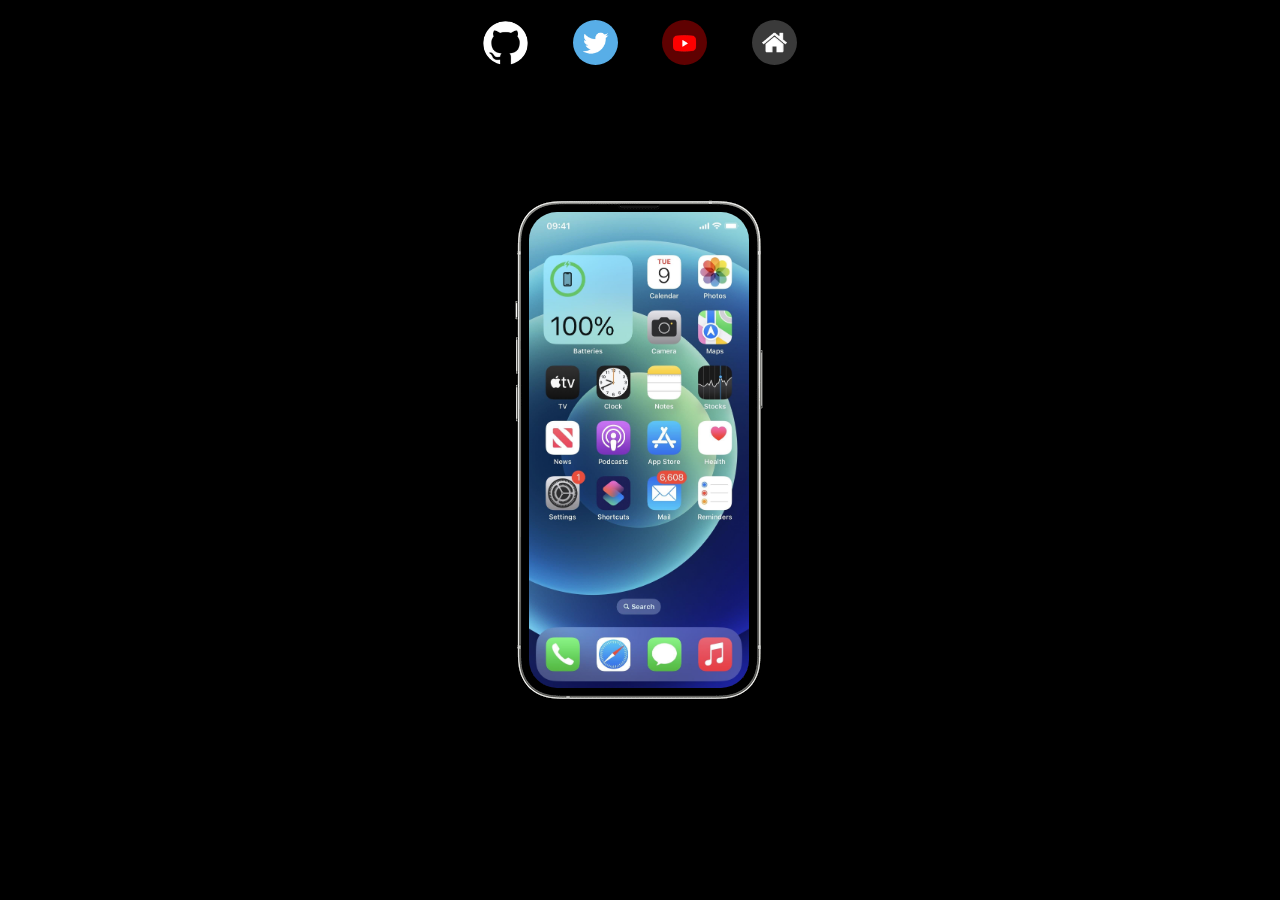
<file: index.html>
<!DOCTYPE html>
<html lang="pt-br">
<head>
    <meta charset="UTF-8">
    <meta http-equiv="X-UA-Compatible" content="IE=edge">
    <meta name="viewport" content="width=device-width, initial-scale=1.0">
    <link rel="shortcut icon" href="favicon.ico" type="image/x-icon">
    <link rel="stylesheet" href="estilos/style.css">
    <title>Sociais</title>
</head>
<body>
    <main>
        <section id="celular">
            <iframe src="home.html" name="tela" frameborder="0" id="tela"></iframe>
        </section>
        <section id="redes">
            <a href="github.html" target="tela"><img src="imagens/logo-github2.jpg" alt="Repositório do Github"></a> 
            <a href="twitter.html" target="tela"><img src="imagens/logo-twitter.jpg" alt="Perfil do Twitter"></a>
            <a href="youtube.html" target="tela"><img src="imagens/logo-youtube.jpg" alt="Canal do Youtube"></a> 
            <a href="home.html" target="tela"><img src="imagens/logo-home.jpg" alt="Home"></a>
        </section>
    </main>
</body>
</html>
</file>
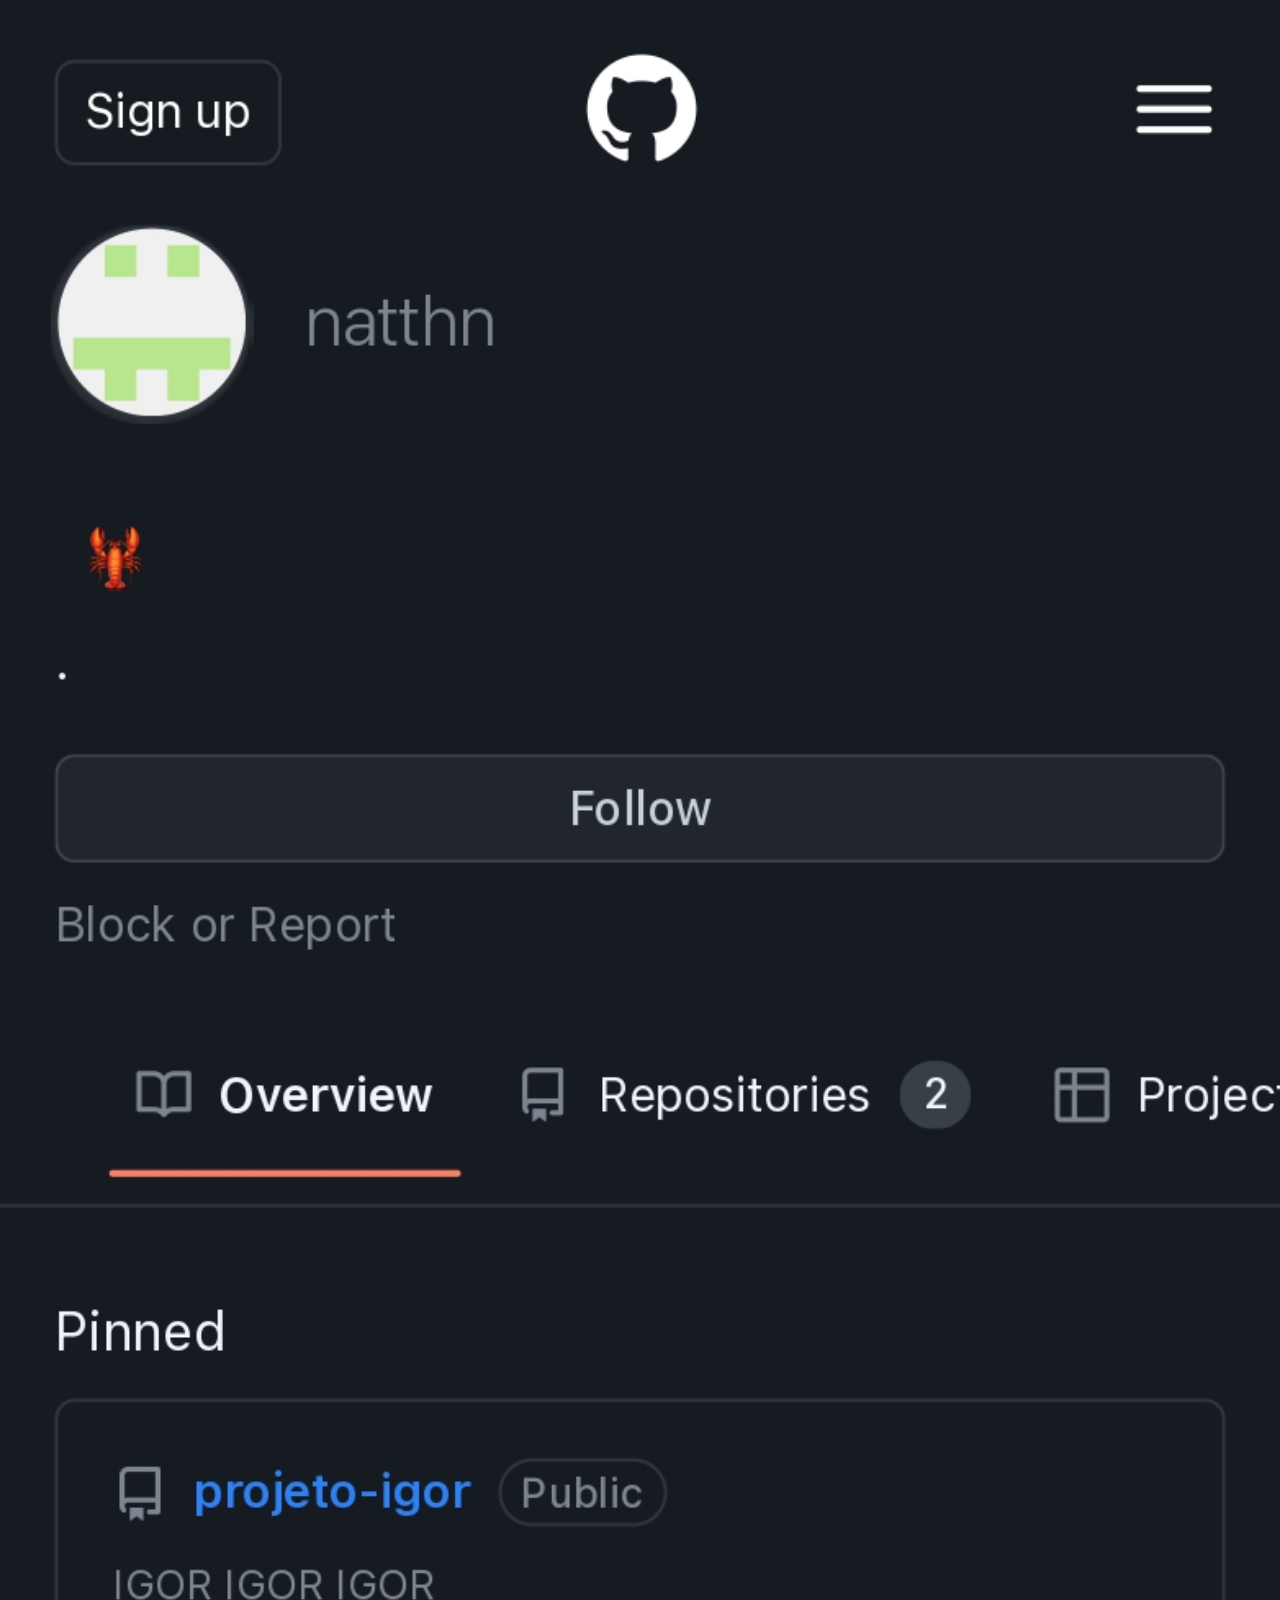
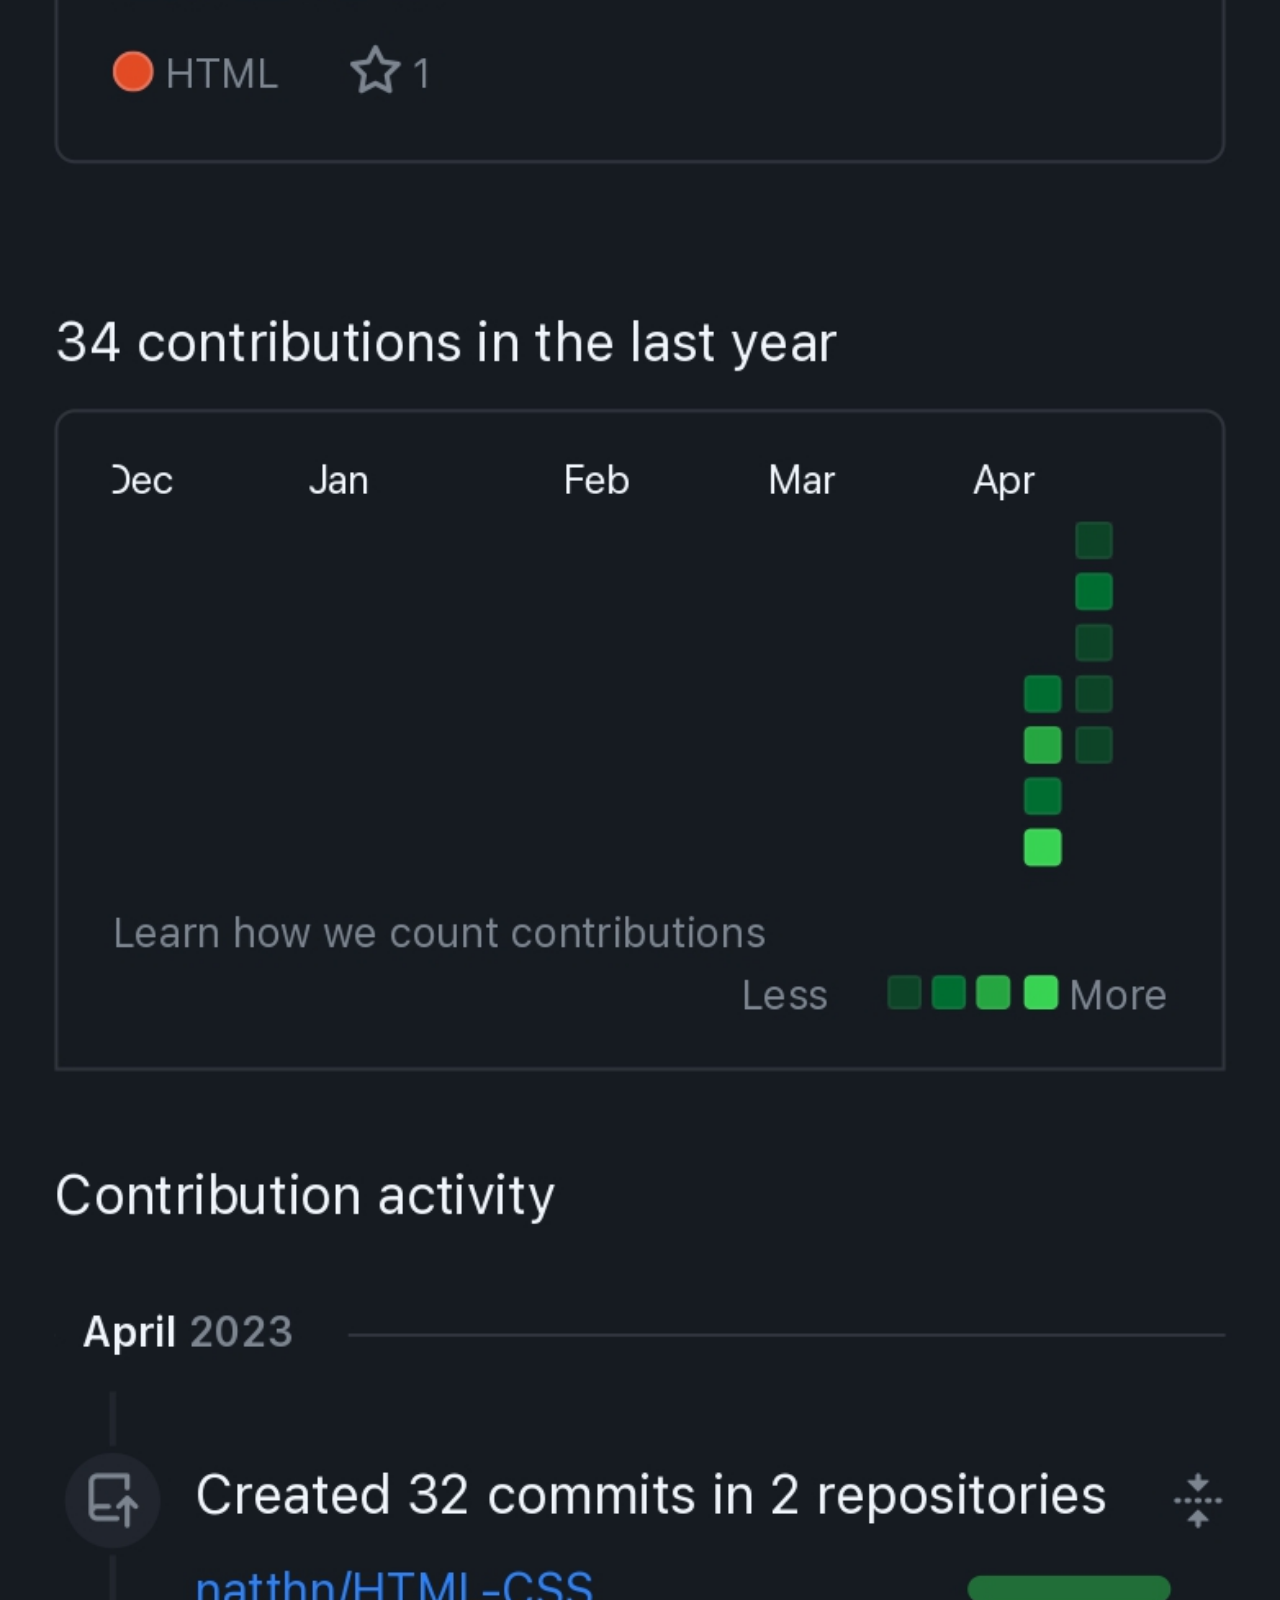
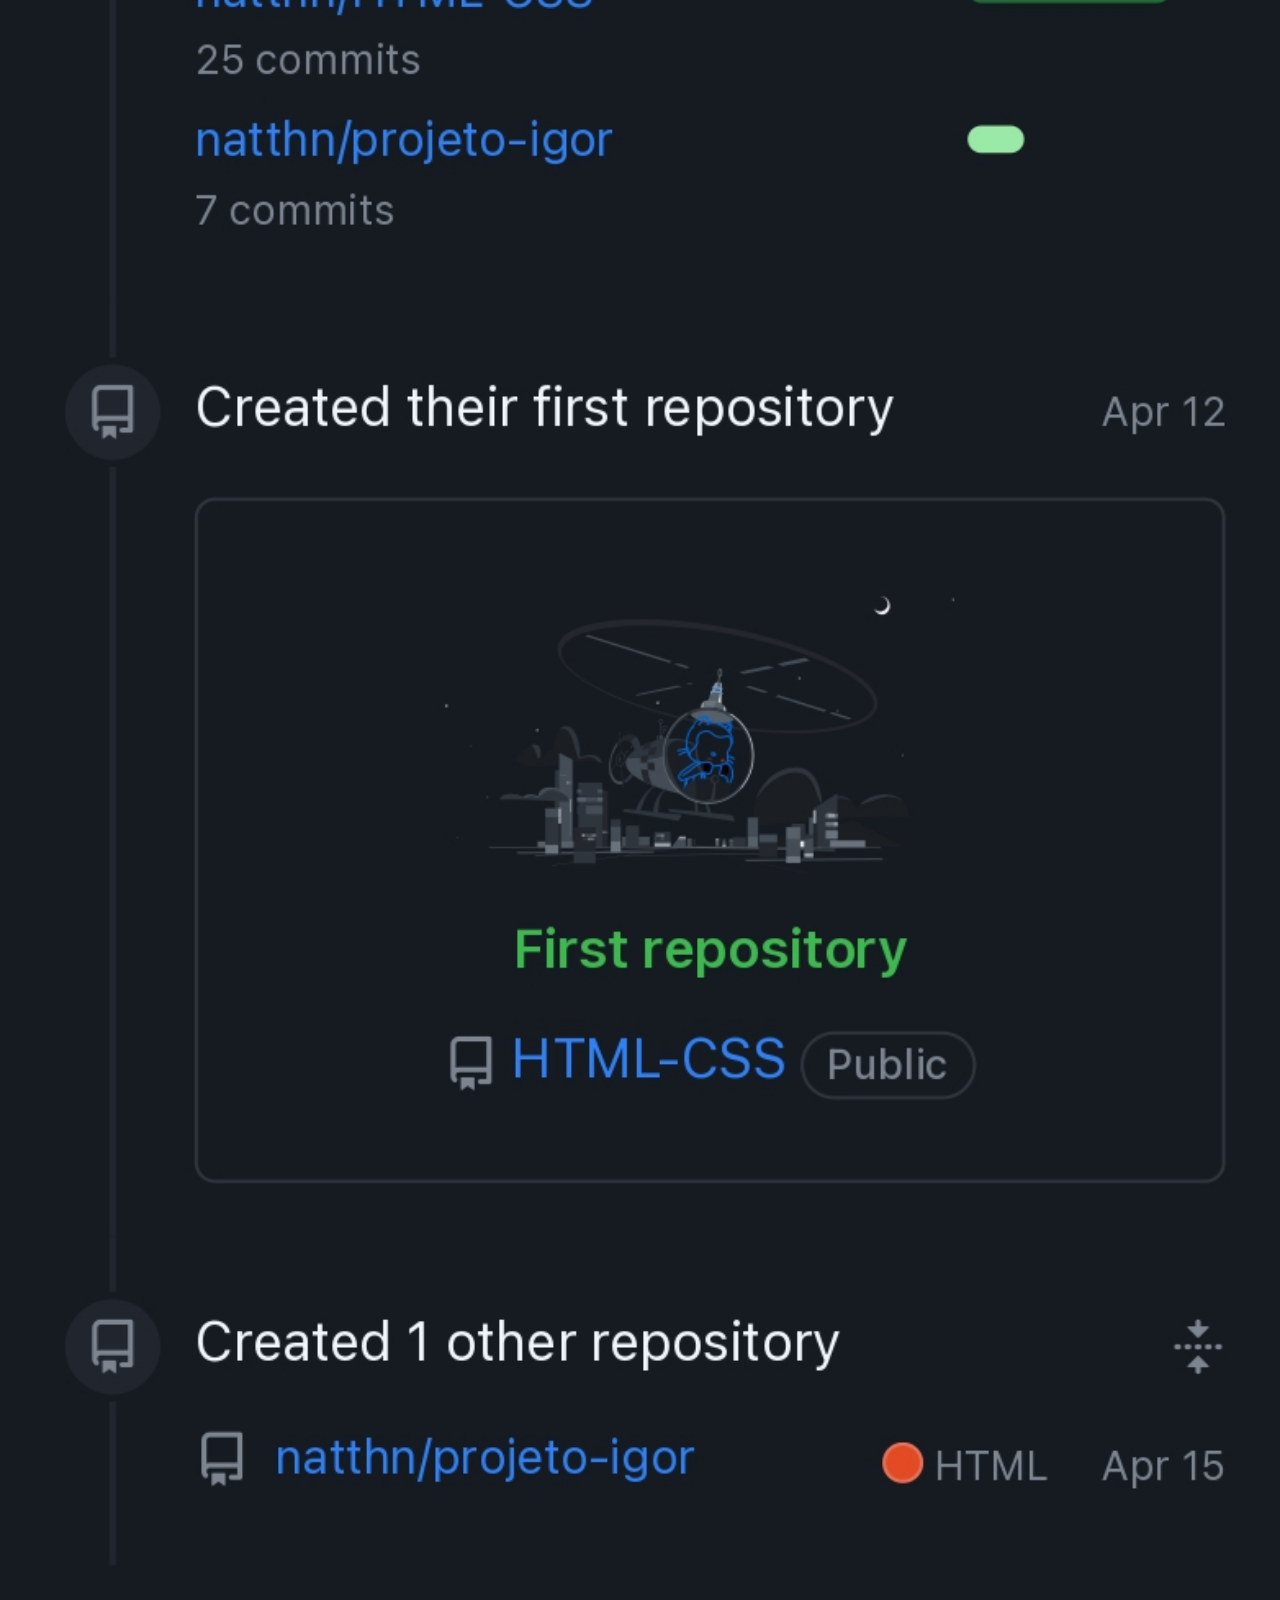
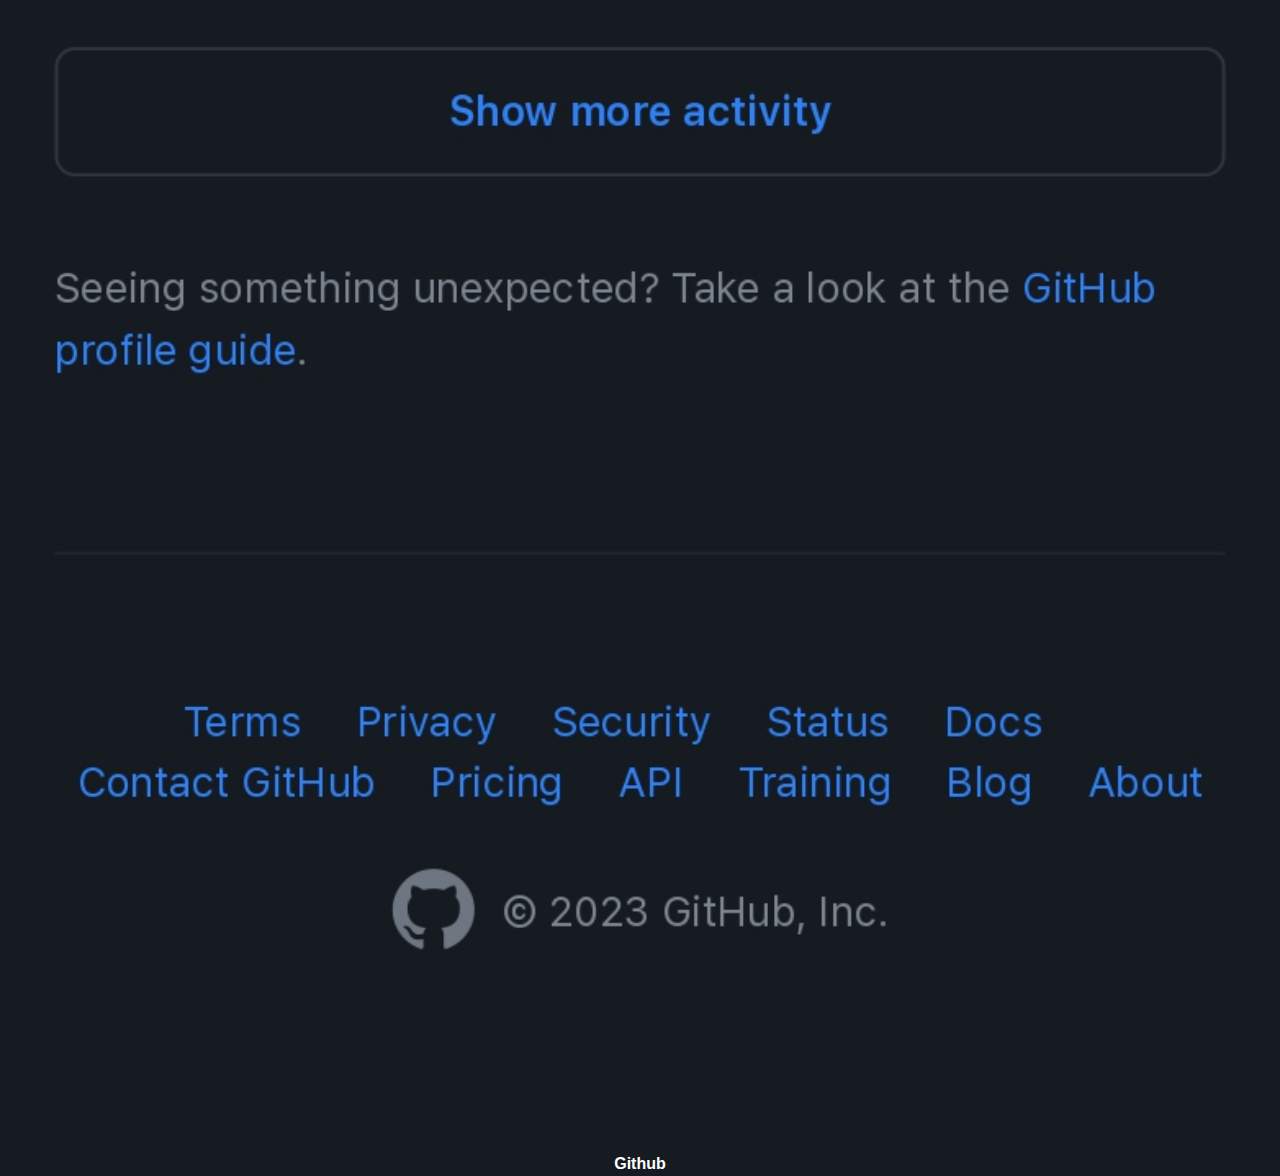
<file: github.html>
<!DOCTYPE html>
<html lang="pt-br">
<head>
    <meta charset="UTF-8">
    <meta http-equiv="X-UA-Compatible" content="IE=edge">
    <meta name="viewport" content="width=device-width, initial-scale=1.0">
    <title>Youtube</title>
    <link rel="stylesheet" href="estilos/social.css">
</head>
<body>
    <img src="imagens/tela-github.jpg" alt="Github">
    <a href="https://github.com/natthn" target="_blank">Github</a>
</body>
</html>
</file>
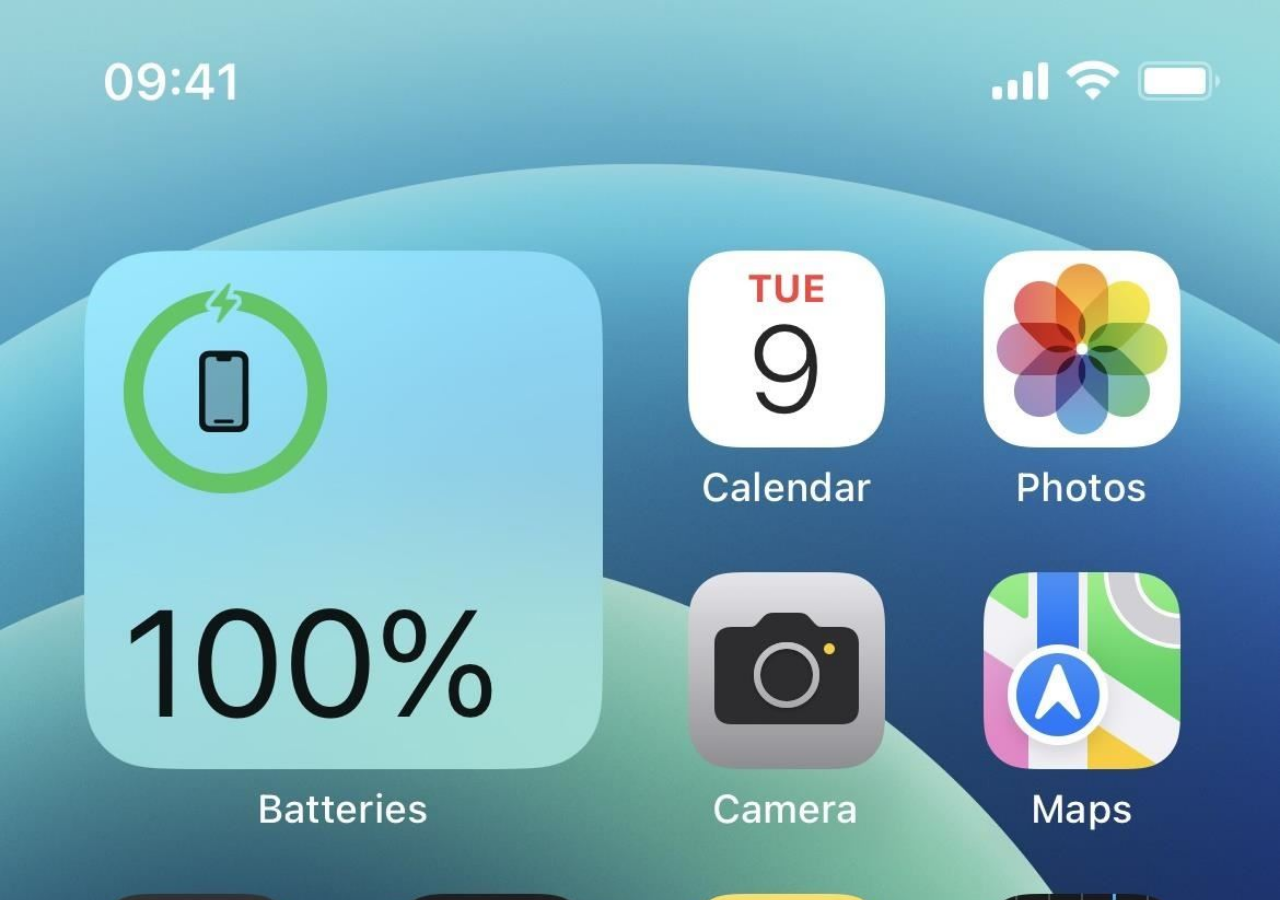
<file: home.html>
<!DOCTYPE html>
<html lang="pt-br">
<head>
    <meta charset="UTF-8">
    <meta http-equiv="X-UA-Compatible" content="IE=edge">
    <meta name="viewport" content="width=device-width, initial-scale=1.0">
    <title>Home</title>
</head>
<style>
    *{
        margin: 0px;
        padding: 0px;
    }
    body{
        width: 200px;
        height: 200px;
        background: black url(imagens/tela-home2.jpg) no-repeat top center;
        background-size: cover;
    }
    
</style>
<body>
    
</body>
</html>
</file>
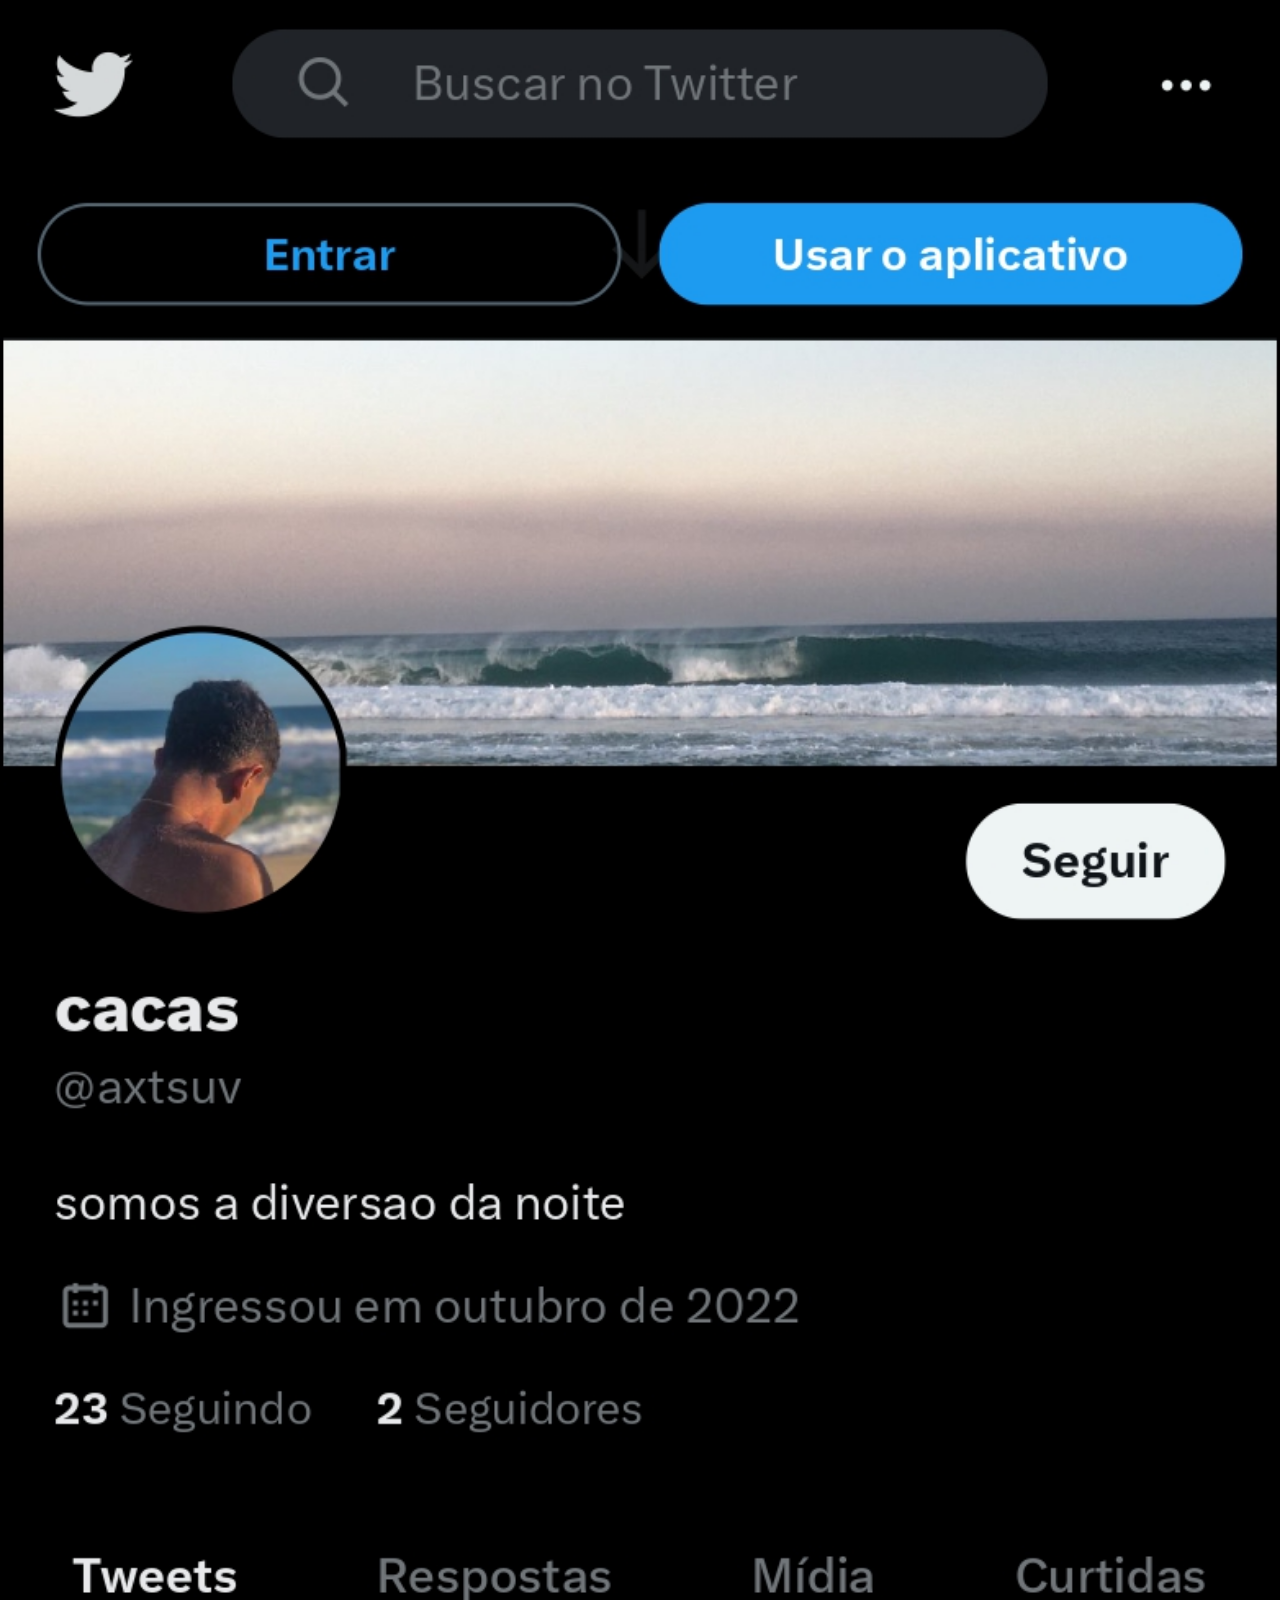
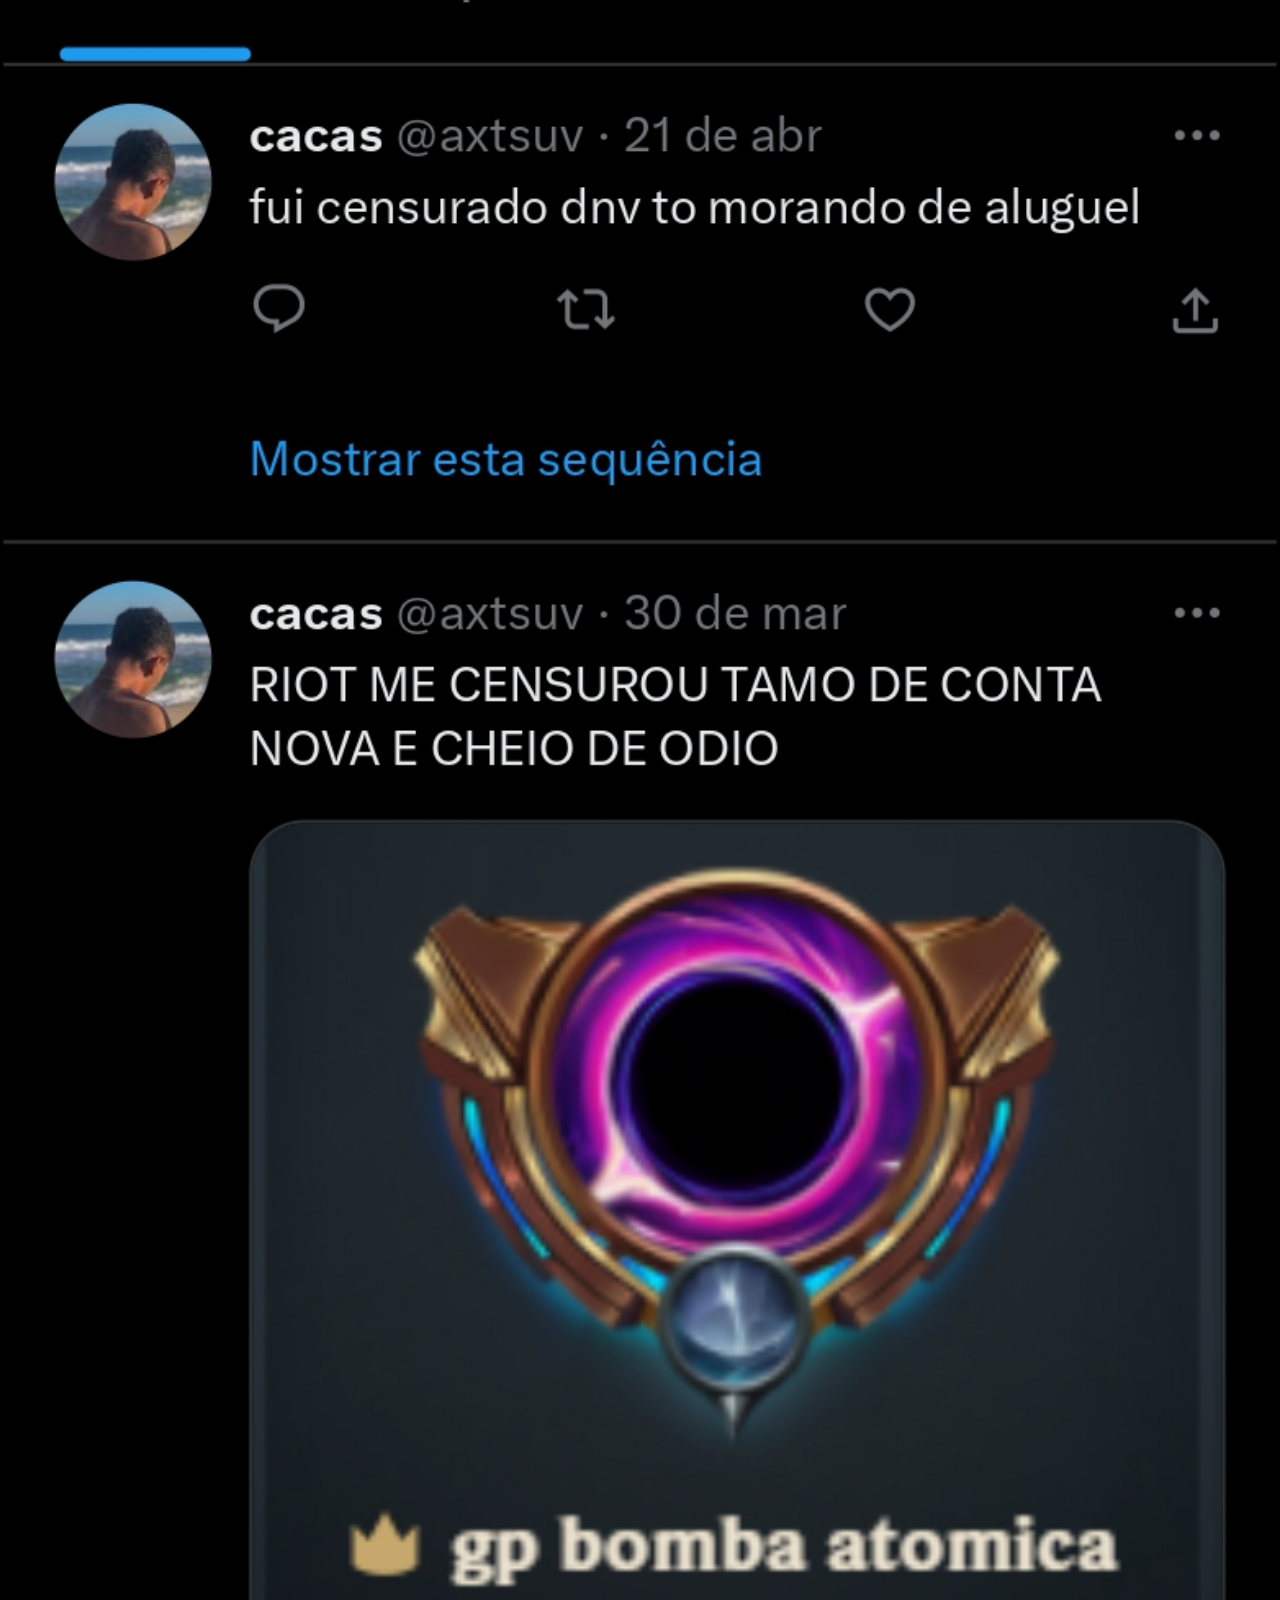
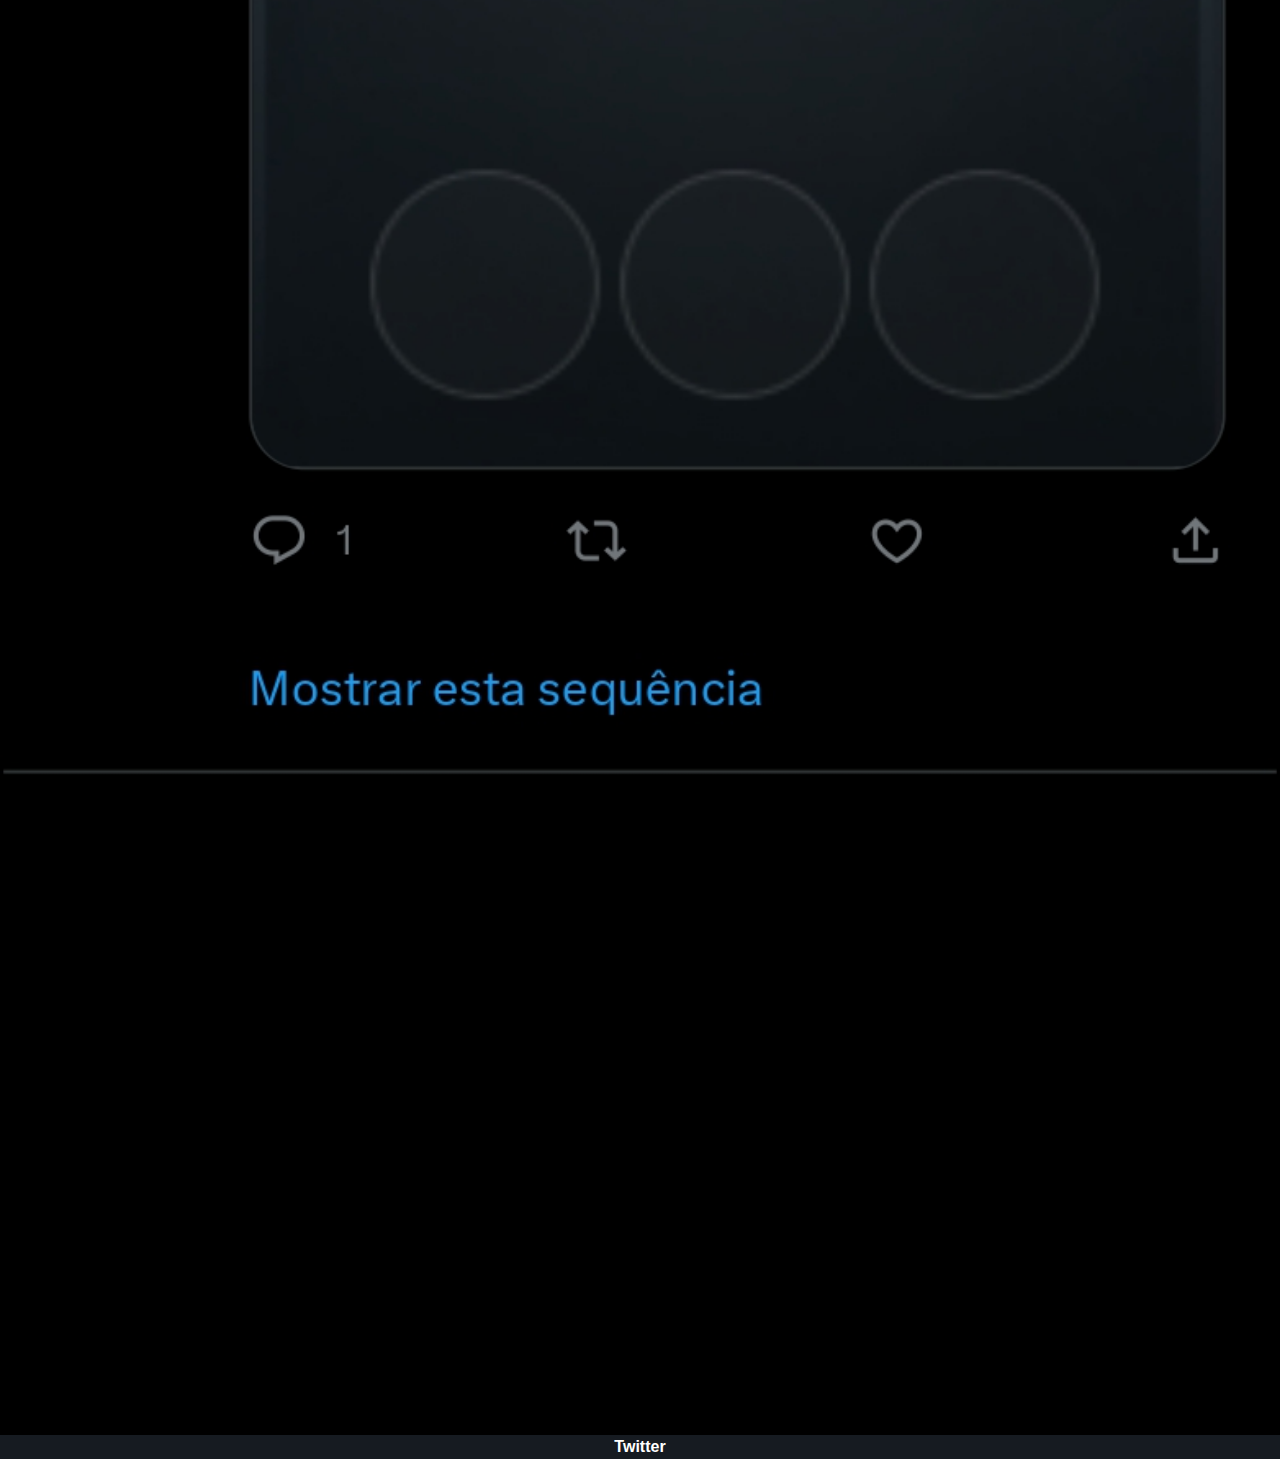
<file: twitter.html>
<!DOCTYPE html>
<html lang="pt-br">
<head>
    <meta charset="UTF-8">
    <meta http-equiv="X-UA-Compatible" content="IE=edge">
    <meta name="viewport" content="width=device-width, initial-scale=1.0">
    <title>Twitter</title>
    <link rel="stylesheet" href="estilos/social.css">
</head>
<body>
    <img src="imagens/tela-twitter.jpg" alt="Twitter">
    <a href="https://twitter.com/axtsuv">Twitter</a>
</body>
</html>
</file>
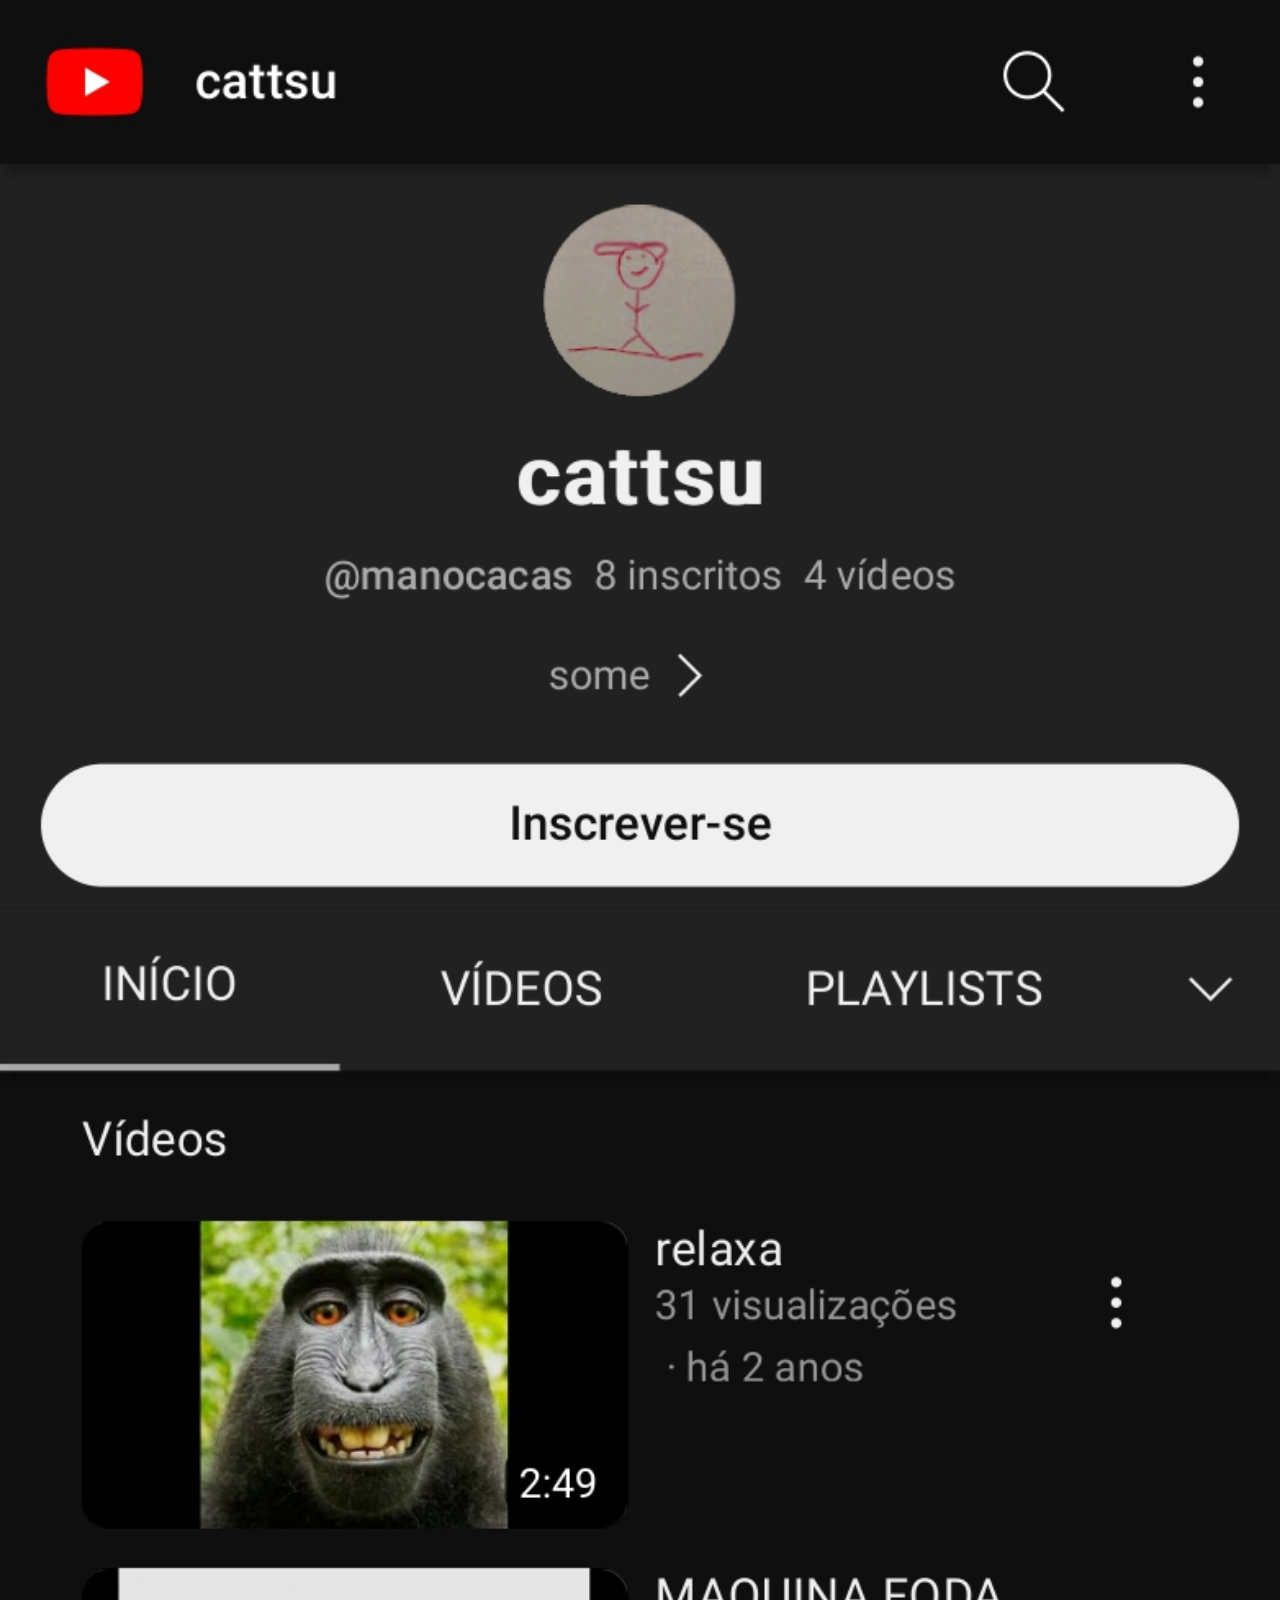
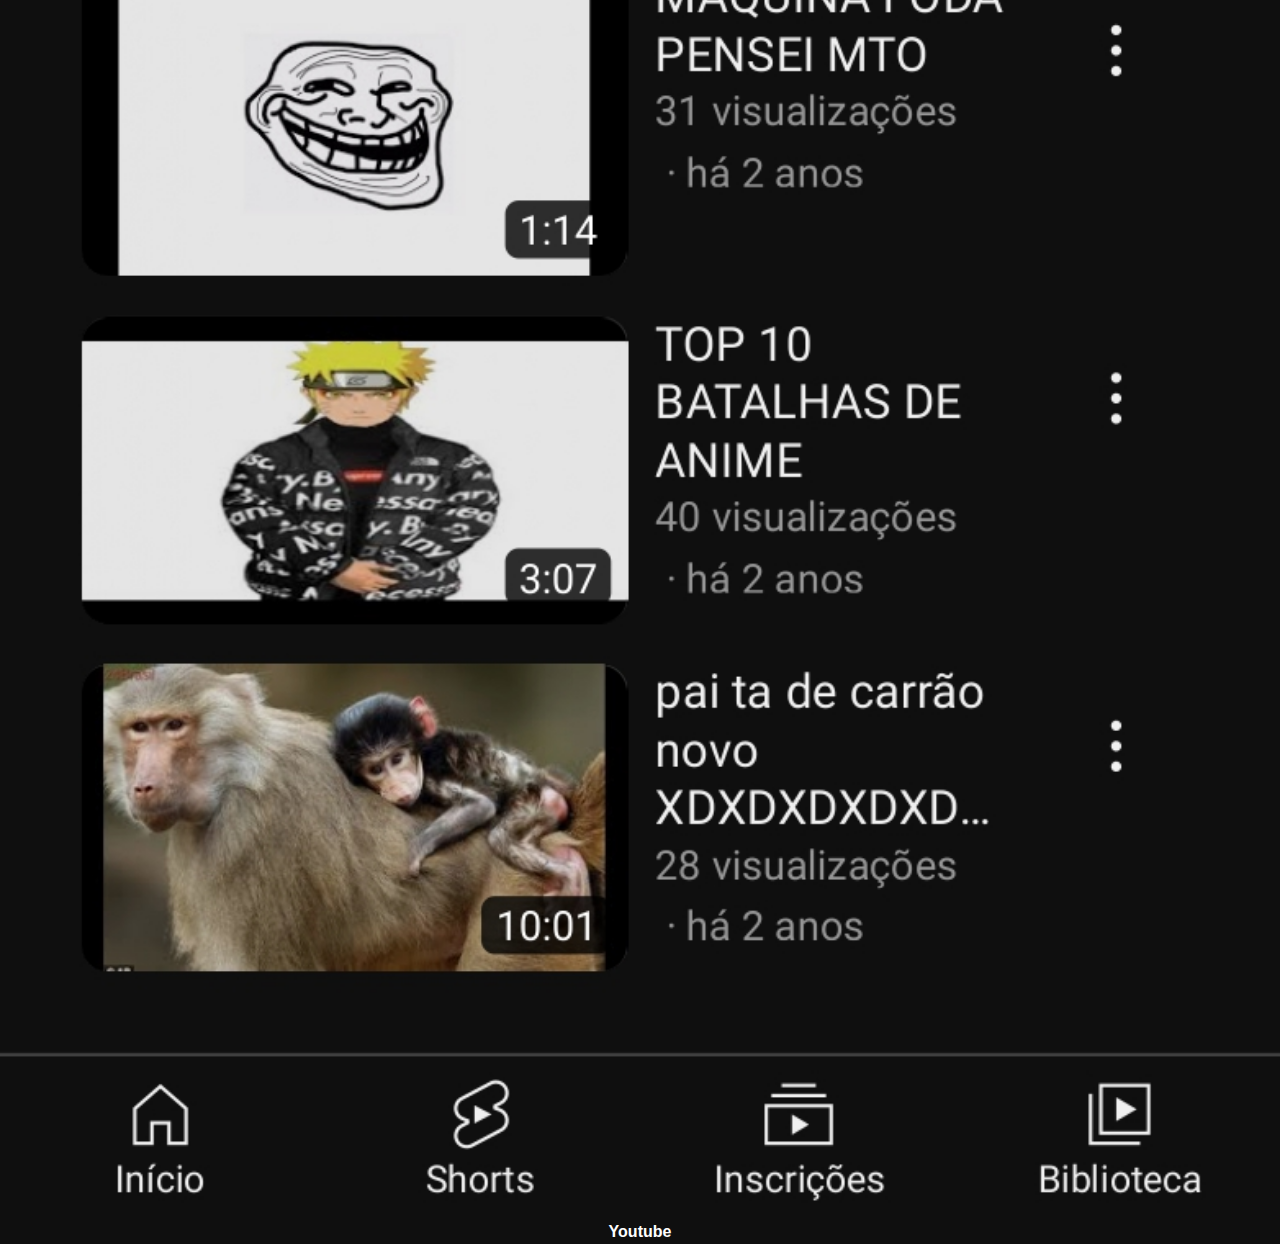
<file: youtube.html>
<!DOCTYPE html>
<html lang="pt-br">
<head>
    <meta charset="UTF-8">
    <meta http-equiv="X-UA-Compatible" content="IE=edge">
    <meta name="viewport" content="width=device-width, initial-scale=1.0">
    <title>Youtube</title>
    <link rel="stylesheet" href="estilos/social.css">
    <style>
        a{
        display: block;
        color: white;
        background-color: #0F0F0F;
        padding: 3px;
        margin: -4px;
        text-align: center;
        font-weight: bolder;
        text-decoration: none;
        }
    </style>
</head>
<body>
    <img src="imagens/tela-youtube.jpg" alt="Youtube">
    <a href="https://www.youtube.com/channel/UC72N7uaH39zYdksbXj-6xLw">Youtube</a>
</body>
</html>
</file>
<file: estilos/style.css>
@charset "UTF-8";

*{
    margin: 0px;
    padding: 0px;
    font-family: Arial, Helvetica, sans-serif;
}

html, body{
    height: 100vh;
    width: 100vw;
    background-color: black;
}

main{
    height: 100vh;
    position: relative;
    background-color: black;
    background-attachment: fixed;
}

section#celular{
    height: 500px;
    width: 250px;

    position: absolute;
    top: 50%;
    left: 50%;
    transform: translate(-50%, -50%);

    background-image: url(../imagens/pngegg.png);
    background-repeat: no-repeat;
    
}

section#redes{
    text-align: center;
}

section#redes img{
    width: 45px;
    margin: 20px;
    border-radius: 50%;
    box-sizing: border-box;
}

section#redes img:hover{
    border: 1px solid lightgray;
    transform: translate(-3px, -3px);
    transition: transform 0.2s, border 0.5s;
}

iframe#tela{
    position: relative;
    top: 12px;
    left: 14px;
    width: 220px;
    height: 476px;
    border-radius: 28px;
}
</file>
<file: estilos/social.css>
@charset "UTF-8";
*{
    margin: 0px;
    padding: 0px;
    font-family: Arial, Helvetica, sans-serif;
}

::-webkit-scrollbar{
    width: 0px;
    height: 0px;
}

img{
    width: 100vw;
}

a:hover{
    background-color: black;
}

a{
    display: block;
    color: white;
    background-color: #161B21;
    padding: 3px;
    margin: -4px;
    text-align: center;
    font-weight: bolder;
    text-decoration: none;
}
</file>
